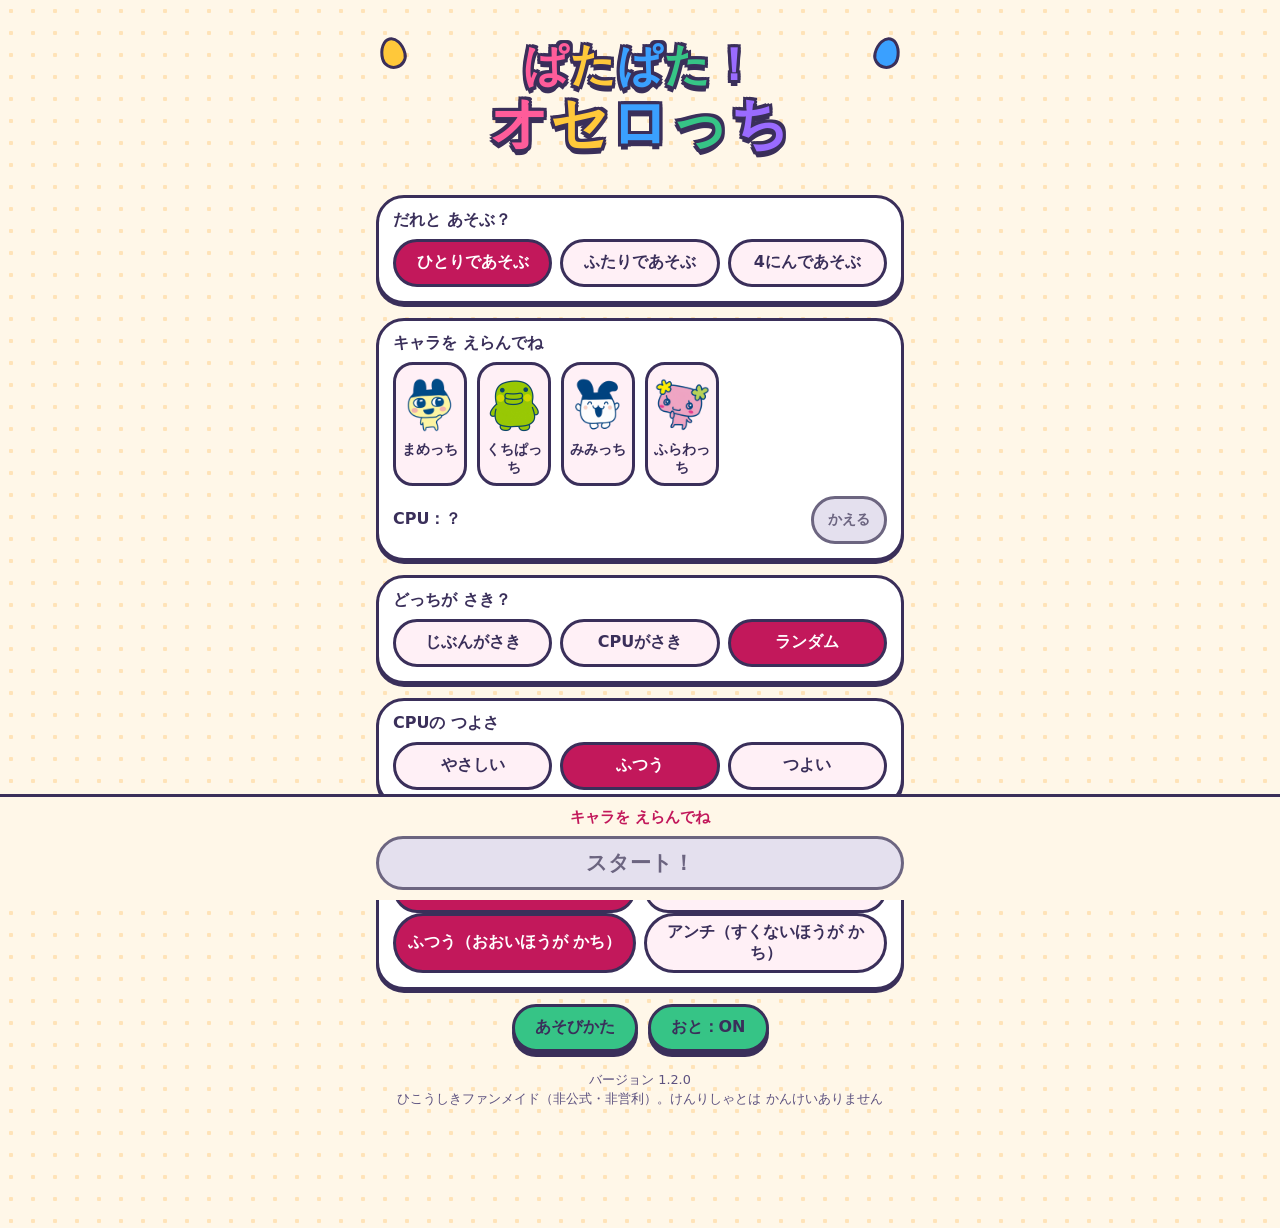
<file: index.html>
<!DOCTYPE html>
<html lang="ja">
<head>
<meta charset="utf-8">
<meta name="viewport" content="width=device-width, initial-scale=1, viewport-fit=cover">
<link rel="icon" href="data:,">
<title>ぱたぱた！オセロっち</title>
<link rel="stylesheet" href="css/theme.css">
<link rel="stylesheet" href="css/base.css">
<link rel="stylesheet" href="css/top.css">
<link rel="stylesheet" href="css/game.css">
<link rel="stylesheet" href="css/effects.css">
</head>
<body>
<main id="screen-top" class="screen"></main>
<main id="screen-game" class="screen" hidden></main>
<div id="modal-root"></div>
<script src="js/core/namespace.js"></script>
<script src="js/core/event-bus.js"></script>
<script src="js/core/storage.js"></script>
<script src="js/config/version.js"></script>
<script src="js/config/constants.js"></script>
<script src="js/data/characters.js"></script>
<script src="js/data/rulesets.js"></script>
<script src="js/engine/reversi-engine.js"></script>
<script src="js/engine/reversi-ai.js"></script>
<script src="js/engine/four-engine.js"></script>
<script src="js/engine/four-ai.js"></script>
<script src="js/game/reaction-engine.js"></script>
<script src="js/game/line-picker.js"></script>
<script src="js/game/game-controller.js"></script>
<script src="js/audio/sound-synthesizer.js"></script>
<script src="js/ui/character-manager.js"></script>
<script src="js/ui/effects.js"></script>
<script src="js/ui/ui-manager.js"></script>
<script src="js/main.js"></script>
</body>
</html>
</file>
<file: css/theme.css>
/* Theme variables. Every other CSS file uses only these (change the look here). */
:root {
  /* Pastel base */
  --bg: #fff7e8;
  --bg-dot: #ffe3b8;
  --surface: #ffffff;
  --surface-sub: #fff0f6;
  --ink: #3a2f5a;
  --ink-sub: #5d5280;
  --outline: #3a2f5a;

  /* Vivid accents */
  --accent-pink: #ff5c9a;
  --accent-blue: #3aa0ff;
  --accent-yellow: #ffc83a;
  --accent-green: #36c486;
  --accent-purple: #9a6bff;
  --on-accent: #3a2f5a;
  --on-accent-strong: #ffffff;
  --accent-pink-strong: #c2185b;

  /* Selection / state */
  --selected: #c2185b;
  --selected-bg: #ffe0ec;
  --disabled-bg: #e4e0ee;
  --disabled-ink: #6c6580;

  /* Board (used by the game screen) */
  --board: #8fe3c0;
  --board-line: #ffffff;
  --disc-black: #3a2f5a;
  --disc-white: #ffffff;
  /* Four-player disc colours (white gets a dark outline on the board) */
  --c-black: #2b2b2b;
  --c-white: #ffffff;
  --c-red: #e53935;
  --c-blue: #1e63d6;

  --board-edge: #5fc9a0;
  --legal-dot: rgba(58, 47, 90, 0.4);
  --assist-ring: #ffc83a;
  --last-mark: #ff5c9a;
  --glow: rgba(255, 200, 58, 0.75);
  --glow-shadow: inset 0 0 18px 6px var(--glow);
  --turn-bg: #fff6d6;
  --turn-ring: 5px;

  /* Shape */
  --radius-s: 12px;
  --radius-m: 20px;
  --radius-l: 28px;
  --radius-round: 999px;
  --border-w: 3px;

  /* Shadow */
  --shadow-s: 0 3px 0 var(--outline);
  --shadow-m: 0 5px 0 var(--outline);
  --overlay: rgba(58, 47, 90, 0.55);
  --shadow-soft: 0 8px 20px rgba(58, 47, 90, 0.18);

  /* Animation times */
  --t-press: 90ms;
  --t-ui: 180ms;
  --t-pop: 600ms;
  --t-flip: 400ms;
  --t-place: 260ms;
  --t-glow: 1.6s;
  --t-sparkle: 1.2s;
  --logo-bob-dur: 2.4s;
  --logo-bob-delay: 1s;
  --logo-pop-stagger: 60ms;
  --logo-bob-stagger: 120ms;

  /* Font */
  --font: "Hiragino Maru Gothic ProN", "M PLUS Rounded 1c", "Yu Gothic UI", system-ui, sans-serif;

  /* Sizes */
  --tap-min: 48px;
  --content-max: 560px;
  --modal-max-w: 420px;
  --modal-max-h: 90dvh;
  --logo-max-h: 120px;
  --gap: 8px;
  --panel-h: 88px;
  --controls-h: 64px;
  --board-gap: 2px;
  --board-max: 760px;
  --panel-w-max: 280px;
  --panel-w-min: 150px;
  --avatar-size: 64px;
  --disc-inset: 8%;
  --disc-ring: 3px;
  --disc-ring-four: 4px;
  --avatar-four: 52px;
  --flip-perspective: 500px;
  --pass-banner-w: 80%;

  /* Emotion effects */
  --fx-gold: #ffc83a;
  --fx-gold-light: #fff2b0;
  --fx-anger: #ff3b3b;
  --fx-flash: rgba(255, 40, 40, 0.45);
  --fx-flash-reduced: rgba(255, 40, 40, 0.15);
  --fx-dim: rgba(30, 30, 70, 0.5);
  --fx-rain: #8fc8ff;
  --fx-sweat: #7fd0ff;
  --fx-bubble-bg: #ffffff;
  --fx-z: 50;
  --fx-fade: 300ms;
  --fx-flash-dur: 900ms;
  --fx-flash-dur-reduced: 1800ms;
  --fx-shake-dur: 1200ms;
  --fx-shake-amp: 6px;
  --fx-burst: 1400ms;
  --fx-rain-dur: 900ms;
  --fx-sweat-dur: 1400ms;
  --fx-bounce-dur: 700ms;
  --fx-dots-dur: 1.2s;
  --fx-particle-size: 10px;
  --fx-spark-size: 16px;
  --fx-burst-flash-size: 70px;
  --fx-burst-flash-dur: 500ms;
  --fx-anger-dur: 1600ms;
  --help-reserve: 44px;
  --fx-anger-size: 44px;
  --fx-bubble-fade: 250ms;
}
</file>
<file: css/base.css>
* { box-sizing: border-box; }
html, body {
  margin: 0;
  height: 100%;
}
body {
  font-family: var(--font);
  color: var(--ink);
  background-color: var(--bg);
  background-image: radial-gradient(var(--bg-dot) 2px, transparent 2.5px);
  background-size: 22px 22px;
  touch-action: manipulation;
  -webkit-text-size-adjust: 100%;
  -webkit-tap-highlight-color: transparent;
}
[hidden] { display: none !important; }

.screen {
  min-height: 100vh;
  min-height: 100dvh;
  padding-top: env(safe-area-inset-top);
  padding-right: env(safe-area-inset-right);
  padding-bottom: env(safe-area-inset-bottom);
  padding-left: env(safe-area-inset-left);
}

/* Puni-button: thick outline, squishes when pressed */
.btn {
  font: inherit;
  font-weight: 800;
  color: var(--on-accent);
  background: var(--accent-yellow);
  border: var(--border-w) solid var(--outline);
  border-radius: var(--radius-round);
  box-shadow: var(--shadow-m);
  min-width: var(--tap-min);
  min-height: var(--tap-min);
  padding: 8px 20px;
  cursor: pointer;
  touch-action: manipulation;
  transition: transform var(--t-press) ease, box-shadow var(--t-press) ease;
}
.btn:active:not(:disabled) {
  transform: scale(0.94, 0.88) translateY(3px);
  box-shadow: 0 1px 0 var(--outline);
}
.btn:focus-visible, .choice:focus-visible, .card:focus-visible {
  outline: 4px solid var(--accent-blue);
  outline-offset: 3px;
}
.btn:disabled {
  background: var(--disabled-bg);
  color: var(--disabled-ink);
  border-color: var(--disabled-ink);
  box-shadow: none;
  cursor: not-allowed;
}
.btn-main { background: var(--accent-pink-strong); color: var(--on-accent-strong); font-size: 1.3rem; padding: 10px 28px; }
.btn-sub { background: var(--accent-green); }
.btn-small { padding: 6px 14px; font-size: 0.9rem; box-shadow: var(--shadow-s); }

/* Modal */
#modal-root:empty { display: none; }
.modal-back {
  position: fixed;
  inset: 0;
  z-index: 100;
  display: flex;
  align-items: center;
  justify-content: center;
  padding: 16px;
  background: var(--overlay);
}
.modal {
  width: 100%;
  max-width: var(--modal-max-w);
  max-height: var(--modal-max-h);
  overflow-y: auto;
  background: var(--surface);
  border: var(--border-w) solid var(--outline);
  border-radius: var(--radius-l);
  box-shadow: var(--shadow-soft);
  padding: 20px;
}
.modal h2 { margin: 0 0 12px; font-size: 1.3rem; text-align: center; }
.modal ul { margin: 0 0 16px; padding-left: 1.2em; line-height: 1.8; }
.modal .modal-actions { display: flex; justify-content: center; gap: 12px; }

@media (prefers-reduced-motion: reduce) {
  * { animation: none !important; transition: none !important; }
}
</file>
<file: css/top.css>
#screen-top { display: flex; flex-direction: column; padding-bottom: 0; }
.top-wrap {
  width: 100%;
  max-width: var(--content-max);
  margin: 0 auto;
  flex: 1;
  padding: 12px 16px 0;
  display: flex;
  flex-direction: column;
  gap: 14px;
}

/* Pop logo made of CSS */
.logo { text-align: center; padding: 6px 0 2px; position: relative; }
.logo-line { display: block; font-weight: 900; line-height: 1.15; letter-spacing: 0.02em; }
.logo-line.l1 { font-size: clamp(1.9rem, 9vw, 2.8rem); }
.logo-line.l2 { font-size: clamp(2.3rem, 11vw, 3.6rem); }
.logo-ch {
  display: inline-block;
  text-shadow:
    -3px -3px 0 var(--outline), 3px -3px 0 var(--outline), -3px 3px 0 var(--outline), 3px 3px 0 var(--outline),
    0 -3px 0 var(--outline), 0 3px 0 var(--outline), -3px 0 0 var(--outline), 3px 0 0 var(--outline),
    0 6px 0 var(--outline);
  animation: logo-pop var(--t-pop) ease-out both, logo-bob var(--logo-bob-dur) ease-in-out infinite;
  animation-delay: calc(var(--i) * var(--logo-pop-stagger)), calc(var(--logo-bob-delay) + var(--i) * var(--logo-bob-stagger));
}
.logo-ch.c0 { color: var(--accent-pink); }
.logo-ch.c1 { color: var(--accent-yellow); }
.logo-ch.c2 { color: var(--accent-blue); }
.logo-ch.c3 { color: var(--accent-green); }
.logo-ch.c4 { color: var(--accent-purple); }
.logo-egg {
  position: absolute; top: 4px; width: 26px; height: 32px;
  border: var(--border-w) solid var(--outline);
  border-radius: 50% 50% 50% 50% / 60% 60% 40% 40%;
}
.logo-egg.left { left: 4px; transform: rotate(-14deg); background: var(--accent-yellow); }
.logo-egg.right { right: 4px; transform: rotate(14deg); background: var(--accent-blue); }
.logo img { max-width: 100%; max-height: var(--logo-max-h); }
@keyframes logo-pop {
  0% { transform: scale(0) rotate(-20deg); opacity: 0; }
  70% { transform: scale(1.25) rotate(6deg); opacity: 1; }
  100% { transform: scale(1) rotate(0); opacity: 1; }
}
@keyframes logo-bob {
  0%, 100% { transform: translateY(0); }
  50% { transform: translateY(-4px); }
}

/* Section panel */
.panel {
  background: var(--surface);
  border: var(--border-w) solid var(--outline);
  border-radius: var(--radius-l);
  box-shadow: var(--shadow-s);
  padding: 12px 14px 14px;
}
.panel-title { margin: 0 0 8px; font-size: 1rem; font-weight: 800; color: var(--ink); }
.panel-note { margin: 8px 0 0; font-size: 0.9rem; color: var(--ink-sub); }

/* Choice buttons (radio-like) */
.choices { display: flex; flex-wrap: wrap; gap: 8px; }
.choice {
  flex: 1 1 0;
  min-width: 0;
  min-height: var(--tap-min);
  font: inherit;
  font-weight: 800;
  color: var(--ink);
  background: var(--surface-sub);
  border: var(--border-w) solid var(--outline);
  border-radius: var(--radius-round);
  padding: 6px 6px;
  cursor: pointer;
  touch-action: manipulation;
  transition: transform var(--t-press) ease;
}
.choice:active:not(:disabled) { transform: scale(0.94, 0.88); }
.choice[aria-checked="true"] { background: var(--selected); color: var(--on-accent-strong); }
.choice:disabled {
  background: var(--disabled-bg);
  color: var(--disabled-ink);
  border-color: var(--disabled-ink);
  cursor: not-allowed;
}
.choice[aria-checked="true"]:disabled { background: var(--disabled-ink); color: var(--disabled-bg); }

/* Character cards */
.cards { display: grid; grid-template-columns: repeat(auto-fill, minmax(68px, 1fr)); gap: 10px; }
.card {
  font: inherit;
  display: flex;
  flex-direction: column;
  align-items: center;
  gap: 4px;
  padding: 8px 4px 6px;
  color: var(--ink);
  background: var(--surface-sub);
  border: var(--border-w) solid var(--outline);
  border-radius: var(--radius-m);
  cursor: pointer;
  touch-action: manipulation;
  transition: transform var(--t-press) ease;
}
.card:active:not(:disabled) { transform: scale(0.94, 0.9); }
.card-img {
  width: 64px; height: 64px;
  display: flex; align-items: center; justify-content: center;
}
.card-img .char-img { width: 100%; height: 100%; object-fit: contain; }
.css-disc { position: relative; width: 100%; height: 100%; display: flex; align-items: center; justify-content: center; border: var(--border-w) solid; border-radius: 50%; }
.css-disc-face { font-size: 0.75rem; font-weight: 800; color: var(--ink); }
.css-disc-initial { position: absolute; bottom: 4px; font-size: 0.8rem; font-weight: 800; color: var(--ink); }
.card-name { font-weight: 800; font-size: 0.85rem; }
.card[aria-checked="true"] { background: var(--selected-bg); border-color: var(--selected); box-shadow: 0 0 0 3px var(--selected); }
.card:disabled { background: var(--disabled-bg); color: var(--disabled-ink); border-color: var(--disabled-ink); cursor: not-allowed; }
.card:disabled .card-img { filter: grayscale(1); opacity: 0.55; }

.cpu-row { display: flex; align-items: center; justify-content: space-between; gap: 10px; margin-top: 10px; }
.cpu-name { font-weight: 800; }

/* Bottom action bar */
.actions {
  position: sticky;
  bottom: 0;
  padding: 10px max(16px, calc((100% - var(--content-max)) / 2 + 16px)) calc(10px + env(safe-area-inset-bottom));
  background: var(--bg);
  border-top: var(--border-w) solid var(--outline);
  display: flex;
  flex-direction: column;
  gap: 8px;
  z-index: 5;
}
.reason { margin: 0; min-height: 1.3em; text-align: center; font-weight: 800; color: var(--accent-pink-strong); font-size: 0.95rem; }
.actions-row { display: flex; gap: 10px; }
.actions-row .btn { flex: 1; }

.sub-row { display: flex; gap: 10px; justify-content: center; flex-wrap: wrap; }

.footer { text-align: center; font-size: 0.8rem; color: var(--ink-sub); line-height: 1.5; padding: 4px 4px 14px; }

@media (orientation: landscape) and (max-height: 500px) {
  .logo-line.l1 { font-size: 1.5rem; }
  .logo-line.l2 { font-size: 1.9rem; }
  .logo-egg { display: none; }
}
</file>
<file: css/game.css>
/* Play screen. Colors, sizes and times come from theme.css variables. */
#screen-game {
  height: 100vh;
  height: 100dvh;
  overflow: hidden;
  overscroll-behavior: none;
  -webkit-user-select: none;
  user-select: none;
  -webkit-touch-callout: none;
}

.game {
  --board-size: min(
    calc(100vw - 2 * var(--gap) - env(safe-area-inset-left) - env(safe-area-inset-right)),
    calc(100dvh - 2 * var(--panel-h) - var(--controls-h) - 5 * var(--gap) - env(safe-area-inset-top) - env(safe-area-inset-bottom)),
    var(--board-max)
  );
  height: 100%;
  display: grid;
  grid-template-columns: var(--board-size);
  grid-template-rows: var(--panel-h) var(--board-size) var(--panel-h) var(--controls-h);
  grid-template-areas: "p2" "board" "p1" "controls";
  gap: var(--gap);
  justify-content: center;
  align-content: center;
}
.game .side-p1 { grid-area: p1; }
.game .side-p2 { grid-area: p2; }
.game .board-wrap { grid-area: board; }
.game .controls { grid-area: controls; }

/* Character panel */
.char-panel {
  position: relative;
  display: flex;
  align-items: center;
  gap: 10px;
  min-width: 0;
  padding: 6px 10px;
  background: var(--surface);
  border: var(--border-w) solid var(--outline);
  border-radius: var(--radius-m);
  transition: background-color var(--t-ui) ease, box-shadow var(--t-ui) ease;
}
.char-panel::after {
  content: "";
  position: absolute;
  inset: 0;
  border-radius: inherit;
  box-shadow: var(--glow-shadow);
  opacity: 0;
  pointer-events: none;
  transition: opacity var(--t-ui) ease;
}
.char-panel.turn { background: var(--turn-bg); border-color: var(--accent-yellow); box-shadow: inset 0 0 0 var(--turn-ring) var(--accent-yellow); }
.char-panel.turn::after { opacity: 1; animation: glow-pulse var(--t-glow) ease-in-out infinite; }
.avatar {
  flex: none;
  width: var(--avatar-size);
  height: var(--avatar-size);
  border: var(--border-w) solid var(--outline);
  border-radius: var(--radius-s);
  overflow: hidden;
}
.avatar .char-img { display: block; width: 100%; height: 100%; object-fit: cover; }
.panel-info { flex: none; display: flex; flex-direction: column; align-items: flex-start; min-width: 0; }
.panel-tag { font-size: 0.75rem; font-weight: 800; color: var(--ink-sub); }
.panel-name { font-size: 1.05rem; font-weight: 800; white-space: nowrap; }
.panel-count { font-size: 1.5rem; font-weight: 900; line-height: 1.1; }
.panel-count small { font-size: 0.75rem; font-weight: 800; margin-left: 2px; }
.turn-mark {
  visibility: hidden;
  font-size: 0.95rem;
  font-weight: 900;
  padding: 2px 14px;
  border: 2px solid var(--outline);
  border-radius: var(--radius-round);
  background: var(--accent-yellow);
  color: var(--on-accent);
}
.char-panel.turn .turn-mark { visibility: visible; }
.bubble-slot { flex: 1; min-width: 0; position: relative; align-self: stretch; }
.char-panel.thinking .avatar { border-style: dashed; }
.help-btn {
  position: absolute;
  top: 2px;
  right: 2px;
  min-width: 44px;
  min-height: 44px;
  padding: 0;
  font-size: 1.2rem;
  box-shadow: var(--shadow-s);
}

/* Board */
.board-wrap { position: relative; width: var(--board-size); height: var(--board-size); }
.board {
  --n: 8;
  width: 100%;
  height: 100%;
  display: grid;
  grid-template-columns: repeat(var(--n), minmax(0, 1fr));
  grid-template-rows: repeat(var(--n), minmax(0, 1fr));
  gap: var(--board-gap);
  background: var(--board-line);
  border-radius: var(--radius-s);
  box-shadow: 0 0 0 var(--border-w) var(--outline), var(--shadow-m);
  overflow: hidden;
  -webkit-touch-callout: none;
  -webkit-user-select: none;
  user-select: none;
  touch-action: manipulation;
}
.cell {
  position: relative;
  display: block;
  min-width: 0;
  min-height: 0;
  padding: 0;
  margin: 0;
  border: 0;
  border-radius: 0;
  background: var(--board);
  font: inherit;
  cursor: pointer;
  perspective: var(--flip-perspective);
  -webkit-touch-callout: none;
  touch-action: manipulation;
}
.board.is-busy .cell { cursor: progress; }
.cell:focus-visible { outline: 3px solid var(--accent-blue); outline-offset: -3px; z-index: 2; }

.disc {
  position: absolute;
  inset: var(--disc-inset);
  --rot: 0deg;
  transform: rotateY(var(--rot));
  transform-style: preserve-3d;
  transition: transform var(--t-flip) ease;
  pointer-events: none;
}
.disc.side-b { --rot: 180deg; }
.disc.flipping { z-index: 1; }
.disc.instant { transition: none; }
.disc.placed { animation: disc-place var(--t-place) ease-out backwards; }
.face {
  position: absolute;
  inset: 0;
  border-radius: 50%;
  overflow: hidden;
  border: var(--disc-ring) solid var(--ring);
  background: var(--ring-bg);
  -webkit-backface-visibility: hidden;
  backface-visibility: hidden;
}
.face.back { transform: rotateY(180deg); }
.face .char-img { display: block; width: 100%; height: 100%; object-fit: cover; }
.face .css-disc { border-width: 0; }

.cell.legal::before {
  content: "";
  position: absolute;
  left: 38%;
  top: 38%;
  width: 24%;
  height: 24%;
  border-radius: 50%;
  background: var(--legal-dot);
}
.cell.assist::after {
  content: "";
  position: absolute;
  inset: 3px;
  border: 3px solid var(--assist-ring);
  border-radius: var(--radius-s);
  animation: sparkle var(--t-sparkle) ease-in-out infinite;
  pointer-events: none;
}
.cell.last .disc::after {
  content: "";
  position: absolute;
  right: -2px;
  top: -2px;
  width: 22%;
  height: 22%;
  border-radius: 50%;
  background: var(--last-mark);
  border: 2px solid var(--surface);
  transform: translateZ(1px);
}

/* Pass banner */
.pass-banner {
  position: absolute;
  left: 50%;
  top: 50%;
  width: var(--pass-banner-w);
  min-height: var(--tap-min);
  transform: translate(-50%, -50%);
  padding: 14px 12px;
  font: inherit;
  font-size: 1.25rem;
  font-weight: 900;
  color: var(--on-accent-strong);
  background: var(--accent-pink-strong);
  border: var(--border-w) solid var(--outline);
  border-radius: var(--radius-l);
  box-shadow: var(--shadow-m);
  cursor: pointer;
  z-index: 5;
}
.pass-banner small { display: block; font-size: 0.8rem; font-weight: 700; }

/* Controls */
.controls { display: grid; grid-template-columns: repeat(6, minmax(0, 1fr)); gap: 6px; }
.ctl-group { display: contents; }
.ctl {
  display: flex;
  flex-direction: column;
  align-items: center;
  justify-content: center;
  gap: 0;
  min-width: var(--tap-min);
  min-height: var(--tap-min);
  padding: 2px;
  font-size: 0.7rem;
  line-height: 1.15;
  box-shadow: var(--shadow-s);
  border-radius: var(--radius-m);
}
.ctl .ico { font-size: 1.3rem; line-height: 1.1; }
.ctl[aria-pressed="true"] { background: var(--selected-bg); border-color: var(--selected); color: var(--selected); }

/* Result / confirm modal additions */
.modal .result-title { font-size: 2rem; margin: 4px 0; }
.modal .result-score { text-align: center; font-size: 1.2rem; font-weight: 800; margin: 0 0 16px; }
.modal .modal-actions { flex-wrap: wrap; }
.modal p.confirm-msg { text-align: center; font-size: 1.1rem; font-weight: 800; margin: 0 0 16px; }

@keyframes glow-pulse { 0%, 100% { opacity: 0.55; } 50% { opacity: 1; } }
@keyframes sparkle { 0%, 100% { opacity: 0.35; } 50% { opacity: 1; } }
@keyframes disc-place {
  from { transform: rotateY(var(--rot)) scale(0.3); }
  to { transform: rotateY(var(--rot)) scale(1); }
}

/* Landscape and desktop: left = 1P, center = board, right = 2P, buttons under each panel (3 + 3) */
@media (orientation: landscape) {
  .game {
    --controls-h: 56px;
    --avatar-size: clamp(56px, 22vmin, 160px);
    --board-size: min(
      calc(100dvh - 2 * var(--gap) - env(safe-area-inset-top) - env(safe-area-inset-bottom)),
      calc(100vw - 2 * var(--panel-w-min) - 4 * var(--gap) - env(safe-area-inset-left) - env(safe-area-inset-right)),
      var(--board-max)
    );
    grid-template-columns: minmax(0, var(--panel-w-max)) var(--board-size) minmax(0, var(--panel-w-max));
    grid-template-rows: calc(var(--board-size) - var(--controls-h) - var(--gap)) var(--controls-h);
    grid-template-areas: "p1 board p2" "c1 board c2";
    align-content: center;
    padding-inline: var(--gap);
  }
  .game .side-p1, .game .side-p2 { align-self: stretch; }
  .controls { display: contents; }
  .ctl-group { display: grid; grid-template-columns: repeat(3, minmax(0, 1fr)); gap: 6px; }
  .ctl-group.c1 { grid-area: c1; }
  .ctl-group.c2 { grid-area: c2; }
  .char-panel { flex-direction: column; justify-content: center; gap: 4px; padding: 8px; text-align: center; }
  .panel-info { align-items: center; }
  .bubble-slot { flex: none; align-self: stretch; min-height: 2.5em; }
  .help-btn { top: 2px; right: 2px; }
}

.modal .result-rule { text-align: center; font-size: 1rem; font-weight: 800; color: var(--ink-sub); margin: -8px 0 16px; }

/* ---------------------------------------------------------------- four-player mode (.game.four)
   Places in turn order, clockwise: RED = tl, WHITE = tr, BLACK = br, BLUE = bl.
   Portrait: two half-width panels above and below the board (same --panel-h), help button as the 7th control. */
.game.four {
  --avatar-size: var(--avatar-four);
  grid-template-columns: repeat(2, calc((var(--board-size) - var(--gap)) / 2));
  grid-template-areas: "tl tr" "board board" "bl br" "controls controls";
}
.game.four .pos-tl { grid-area: tl; }
.game.four .pos-tr { grid-area: tr; }
.game.four .pos-br { grid-area: br; }
.game.four .pos-bl { grid-area: bl; }
.game.four .char-panel { gap: 6px; padding: 4px 6px; }
/* Rows sit at the bottom so the count / てばん row stays below the line bubble area. */
.game.four .panel-info { flex: 1; min-width: 0; gap: 1px; align-self: stretch; justify-content: flex-end; }
.game.four .panel-tag { display: flex; align-items: center; gap: 4px; font-size: 0.7rem; white-space: nowrap; }
.game.four .panel-name { max-width: 100%; font-size: 0.95rem; overflow: hidden; text-overflow: ellipsis; }
.game.four .panel-row { display: flex; align-items: center; gap: 4px; }
.game.four .panel-count { font-size: 1.25rem; }
.game.four .turn-mark { font-size: 0.75rem; padding: 1px 8px; }
/* Half panels have no spare width, so the bubbles are laid over the panel (the slot itself takes no space):
   a line bubble is sized to its text over the tag / name rows only (count and てばん stay visible), and
   the thinking dots are a small chip on the avatar's lower-left corner (all info stays visible). */
.game.four .bubble-slot { display: contents; }
.game.four .bubble { z-index: 2; pointer-events: none; }
.game.four .bubble-line {
  inset: auto;
  top: 3px;
  left: calc(6px + var(--avatar-size) + 4px);
  right: 4px;
  max-height: calc(100% - 36px);
  margin: 0;
  font-size: 0.75rem;
}
.game.four .bubble-think { inset: auto; left: 3px; bottom: 3px; margin: 0; padding: 3px 5px; border-radius: var(--radius-round); }
.game.four .bubble-think::before { display: none; }
.game.four .bubble-dots { gap: 3px; }
.game.four .bubble-dots span { width: 6px; height: 6px; }
.game.four .controls { grid-template-columns: repeat(7, minmax(0, 1fr)); gap: 4px; }
/* 7 controls must fit a 375px board: 7 x 44px + 6 x 4px gaps; still above the 44px tap minimum. */
.game.four .ctl { min-width: 44px; min-height: 44px; }
.game.four .help-btn {
  position: static;
  min-width: var(--tap-min);
  min-height: var(--tap-min);
  border-radius: var(--radius-m);
}

.color-dot {
  display: inline-block;
  flex: none;
  width: 0.95em;
  height: 0.95em;
  border-radius: 50%;
  background: var(--dot);
  border: 2px solid var(--outline);
  vertical-align: middle;
}

/* Four-player disc: one face (owner's picture) in a thick ring of the disc colour. */
.disc.four .face { border-width: var(--disc-ring-four); }
.disc.four .face.c-2 { box-shadow: 0 0 0 2px var(--outline); }
.disc.four.flip4 { z-index: 1; animation: disc-four-flip var(--t-flip) ease-in-out both; }
@keyframes disc-four-flip {
  0%, 100% { transform: rotateY(0deg); }
  50% { transform: rotateY(90deg); }
}
.guard {
  position: absolute;
  left: 1px;
  bottom: 1px;
  z-index: 2;
  width: 40%;
  height: 40%;
  display: flex;
  align-items: center;
  justify-content: center;
  font-size: 0.75rem;
  line-height: 1;
  background: var(--surface);
  border: 2px solid var(--outline);
  border-radius: 50%;
  pointer-events: none;
}

/* Colour announcement on the pass banner */
.pass-banner.announce .announce-line { display: flex; align-items: center; justify-content: center; gap: 6px; font-size: 1.1rem; line-height: 1.6; }

/* Four-player result list */
.modal .result-list { list-style: none; margin: 0 0 16px; padding: 0; }
.result-row {
  display: grid;
  grid-template-columns: 2.4em 1.1em minmax(0, 1fr) auto auto;
  align-items: center;
  gap: 8px;
  padding: 6px 10px;
  border-radius: var(--radius-s);
  font-weight: 800;
}
.result-row.first { background: var(--turn-bg); }
.result-rank { font-size: 1.1rem; font-weight: 900; }
.result-name { overflow: hidden; text-overflow: ellipsis; white-space: nowrap; }
.result-color { color: var(--ink-sub); }

/* Landscape four: two panels on each side of the board, one control group under each side. */
@media (orientation: landscape) {
  .game.four {
    /* panel height minus the tag / name / count rows and padding */
    --avatar-size: clamp(36px, calc((var(--board-size) - var(--controls-h)) / 2 - var(--gap) - 104px), 140px);
    grid-template-columns: minmax(0, var(--panel-w-max)) var(--board-size) minmax(0, var(--panel-w-max));
    grid-template-rows: repeat(2, calc((var(--board-size) - var(--controls-h) - 2 * var(--gap)) / 2)) var(--controls-h);
    grid-template-areas: "tl board tr" "bl board br" "c1 board c2";
  }
  /* Top-aligned so the line bubble can be limited to the avatar band (the info rows below stay visible). */
  .game.four .char-panel { justify-content: flex-start; gap: 4px; padding: 8px; }
  .game.four .panel-info { flex: none; max-width: 100%; align-items: center; }
  .game.four .bubble-line { top: 4px; left: 4px; right: 4px; max-height: calc(var(--avatar-size) + 8px); }
  .game.four .bubble-line::before { display: none; }
  .game.four .pos-tr .bubble-line { right: calc(var(--help-reserve) + 8px); } /* clear of the help button */
  .game.four .bubble-think { left: 4px; top: 4px; bottom: auto; }
  /* .controls is display: contents here, so the help button is a grid item laid over the top-right panel. */
  .game.four .help-btn {
    grid-area: tr;
    align-self: start;
    justify-self: end;
    position: relative;
    z-index: 3;
    margin: 4px;
    min-width: 44px;
    min-height: 44px;
  }
}
</file>
<file: css/effects.css>
/* Emotion effects and speech bubbles. Colors and times come from theme.css. transform / opacity only. */
#fx-layer {
  position: fixed;
  inset: 0;
  z-index: var(--fx-z);
  pointer-events: none;
  overflow: hidden;
}
#fx-layer * { pointer-events: none; }
.fx-group { position: absolute; inset: 0; transition: opacity var(--fx-fade) ease; }
.fx-group.fx-out { opacity: 0; }

/* Particles: --x / --y = start (px), --dx / --dy = travel (px), --d = delay, --dur = length */
.fx-p {
  position: absolute;
  left: var(--x);
  top: var(--y);
  width: var(--fx-particle-size);
  height: var(--fx-particle-size);
  opacity: 0;
  animation: fx-travel var(--dur) ease-out var(--d) both;
}
@keyframes fx-travel {
  0% { opacity: 0; transform: translate(0, 0) scale(0.4); }
  15% { opacity: 1; }
  100% { opacity: 0; transform: translate(var(--dx), var(--dy)) scale(1); }
}

/* Joy: gold fireworks */
.fx-spark { width: var(--fx-spark-size); height: var(--fx-spark-size); border-radius: 50%; background: var(--fx-gold); box-shadow: 0 0 8px 3px var(--fx-gold-light); }
.fx-burst {
  position: absolute;
  left: var(--x);
  top: var(--y);
  width: var(--fx-burst-flash-size);
  height: var(--fx-burst-flash-size);
  margin: calc(var(--fx-burst-flash-size) / -2) 0 0 calc(var(--fx-burst-flash-size) / -2);
  border-radius: 50%;
  background: radial-gradient(var(--fx-gold-light), var(--fx-gold) 55%, transparent 72%);
  opacity: 0;
  animation: fx-burst var(--fx-burst-flash-dur) ease-out var(--d) both;
}
@keyframes fx-burst {
  0% { opacity: 0; transform: scale(0.2); }
  30% { opacity: 1; }
  100% { opacity: 0; transform: scale(2.2); }
}
.fx-spark.alt { background: var(--fx-gold-light); }
.fx-spark { --dur: var(--fx-burst); }
.fx-bounce { animation: fx-bounce var(--fx-bounce-dur) ease-out 2; }
@keyframes fx-bounce {
  0%, 100% { transform: translateY(0) scale(1, 1); }
  35% { transform: translateY(-14px) scale(0.95, 1.08); }
  70% { transform: translateY(0) scale(1.08, 0.92); }
}

/* Anger: red flash and a drawn anger mark */
.fx-flash {
  position: absolute;
  inset: 0;
  background: var(--fx-flash);
  opacity: 0;
  animation: fx-flash var(--fx-flash-dur) ease-out both;
}
.fx-reduced .fx-flash { background: var(--fx-flash-reduced); animation-duration: var(--fx-flash-dur-reduced); }
@keyframes fx-flash {
  0% { opacity: 0; }
  20% { opacity: 1; }
  100% { opacity: 0; }
}
.fx-anger {
  position: absolute;
  left: var(--x);
  top: var(--y);
  width: var(--fx-anger-size);
  height: var(--fx-anger-size);
  opacity: 0;
  animation: fx-anger-pop var(--fx-anger-dur) ease-out both;
}
.fx-anger::before, .fx-anger::after, .fx-anger i::before, .fx-anger i::after {
  content: "";
  position: absolute;
  width: 46%;
  height: 46%;
  border: 6px solid var(--fx-anger);
  border-color: transparent;
}
.fx-anger::before { left: 0; top: 0; border-top-color: var(--fx-anger); border-left-color: var(--fx-anger); border-radius: 100% 0 0 0; }
.fx-anger::after { right: 0; top: 0; border-top-color: var(--fx-anger); border-right-color: var(--fx-anger); border-radius: 0 100% 0 0; }
.fx-anger i { position: absolute; inset: 0; }
.fx-anger i::before { left: 0; bottom: 0; border-bottom-color: var(--fx-anger); border-left-color: var(--fx-anger); border-radius: 0 0 0 100%; }
.fx-anger i::after { right: 0; bottom: 0; border-bottom-color: var(--fx-anger); border-right-color: var(--fx-anger); border-radius: 0 0 100% 0; }
@keyframes fx-anger-pop {
  0% { opacity: 0; transform: scale(0.3) rotate(-10deg); }
  20% { opacity: 1; transform: scale(1.2) rotate(0); }
  35% { transform: scale(1); }
  80% { opacity: 1; transform: scale(1.1); }
  100% { opacity: 0; transform: scale(1.1); }
}

/* Sadness: dark overlay and rain */
.fx-dim {
  position: absolute;
  inset: 0;
  background: var(--fx-dim);
  opacity: 0;
  animation: fx-dim calc(var(--fx-rain-dur) * 2) ease-in-out both;
}
@keyframes fx-dim {
  0% { opacity: 0; }
  25%, 75% { opacity: 1; }
  100% { opacity: 0; }
}
.fx-rain {
  width: 3px;
  height: 22px;
  border-radius: var(--radius-round);
  background: var(--fx-rain);
  --dur: var(--fx-rain-dur);
}

/* Panic: vertical shake of the game screen, cold sweat drops */
#screen-game.fx-shake { animation: fx-shake var(--fx-shake-dur) linear both; }
@keyframes fx-shake {
  0%, 100% { transform: translateY(0); }
  10%, 50%, 90% { transform: translateY(calc(-1 * var(--fx-shake-amp))); }
  30%, 70% { transform: translateY(var(--fx-shake-amp)); }
}
html.fx-shaking, html.fx-shaking body { overflow: hidden; }
.fx-sweat {
  width: 9px;
  height: 13px;
  border-radius: 50% 50% 50% 50% / 65% 65% 35% 35%;
  background: var(--fx-sweat);
  --dur: var(--fx-sweat-dur);
}

/* Speech bubble and thinking dots (inside .bubble-slot) */
.bubble {
  position: absolute;
  inset: 0;
  display: flex;
  align-items: center;
  justify-content: center;
  padding: 2px 8px;
  margin-left: 8px;
  background: var(--fx-bubble-bg);
  border: 2px solid var(--outline);
  border-radius: var(--radius-s);
  font-size: 0.8rem;
  font-weight: 700;
  line-height: 1.25;
  color: var(--ink);
  overflow: hidden;
  animation: fx-bubble-in var(--t-ui) ease-out both;
  transition: opacity var(--fx-bubble-fade) ease;
}
.bubble.fx-out { opacity: 0; }
/* The 2P help button sits over the right end of the 2P panel: keep bubble text clear of it (two-player only;
   in four mode the help button is not on a panel). */
.game:not(.four) .side-p2 .bubble { margin-right: var(--help-reserve); }
.bubble::before {
  content: "";
  position: absolute;
  left: -2px;
  top: 50%;
  width: 8px;
  height: 8px;
  background: var(--fx-bubble-bg);
  border-left: 2px solid var(--outline);
  border-bottom: 2px solid var(--outline);
  transform: translate(-50%, -50%) rotate(45deg);
}
@keyframes fx-bubble-in {
  from { opacity: 0; transform: scale(0.8); }
  to { opacity: 1; transform: scale(1); }
}
.bubble-text { display: block; max-height: 100%; overflow: hidden; text-align: center; overflow-wrap: anywhere; }
.bubble-dots { display: flex; gap: 6px; }
.bubble-dots span {
  width: 8px;
  height: 8px;
  border-radius: 50%;
  background: var(--ink);
  animation: fx-dot var(--fx-dots-dur) ease-in-out infinite;
}
.bubble-dots span:nth-child(2) { animation-delay: calc(var(--fx-dots-dur) / 6); }
.bubble-dots span:nth-child(3) { animation-delay: calc(var(--fx-dots-dur) / 3); }
@keyframes fx-dot {
  0%, 60%, 100% { opacity: 0.3; transform: translateY(0); }
  30% { opacity: 1; transform: translateY(-4px); }
}

/* Reduced motion: base.css stops every animation, so the effects that must stay are re-enabled here.
   No shake (also skipped in JS), flash is dimmer and slower, particles are 1/4 (set in JS). */
@media (prefers-reduced-motion: reduce) {
  #fx-layer .fx-flash { animation: fx-flash var(--fx-flash-dur-reduced) ease-out both !important; }
  #fx-layer .fx-dim { animation: fx-dim calc(var(--fx-rain-dur) * 2) ease-in-out both !important; }
  #fx-layer .fx-anger { animation: fx-anger-pop var(--fx-anger-dur) ease-out both !important; }
  #fx-layer .fx-burst { animation: fx-burst var(--fx-burst-flash-dur) ease-out var(--d) both !important; }
  #fx-layer .fx-p { animation: fx-travel var(--dur) ease-out var(--d) both !important; }
  .bubble-dots span { animation: fx-dot var(--fx-dots-dur) ease-in-out infinite !important; }
  #screen-game.fx-shake { animation: none !important; }
}
</file>
